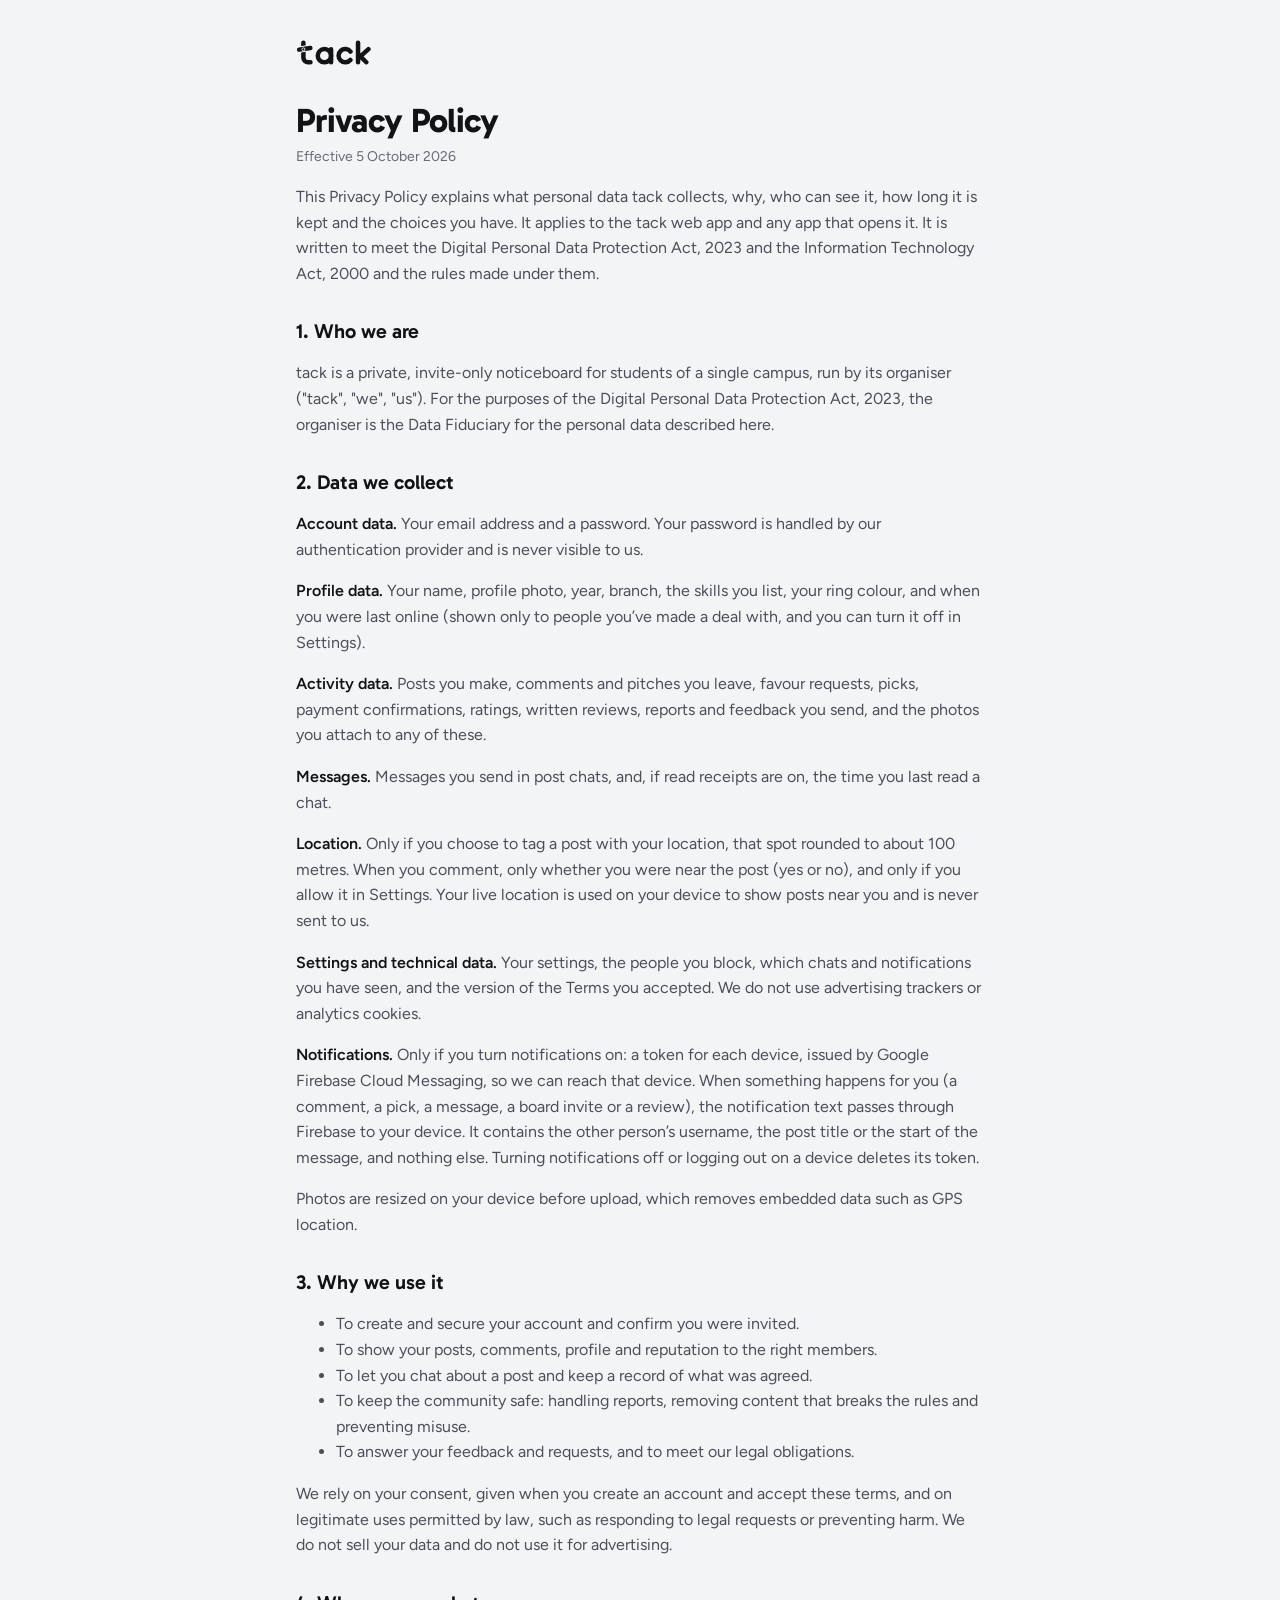
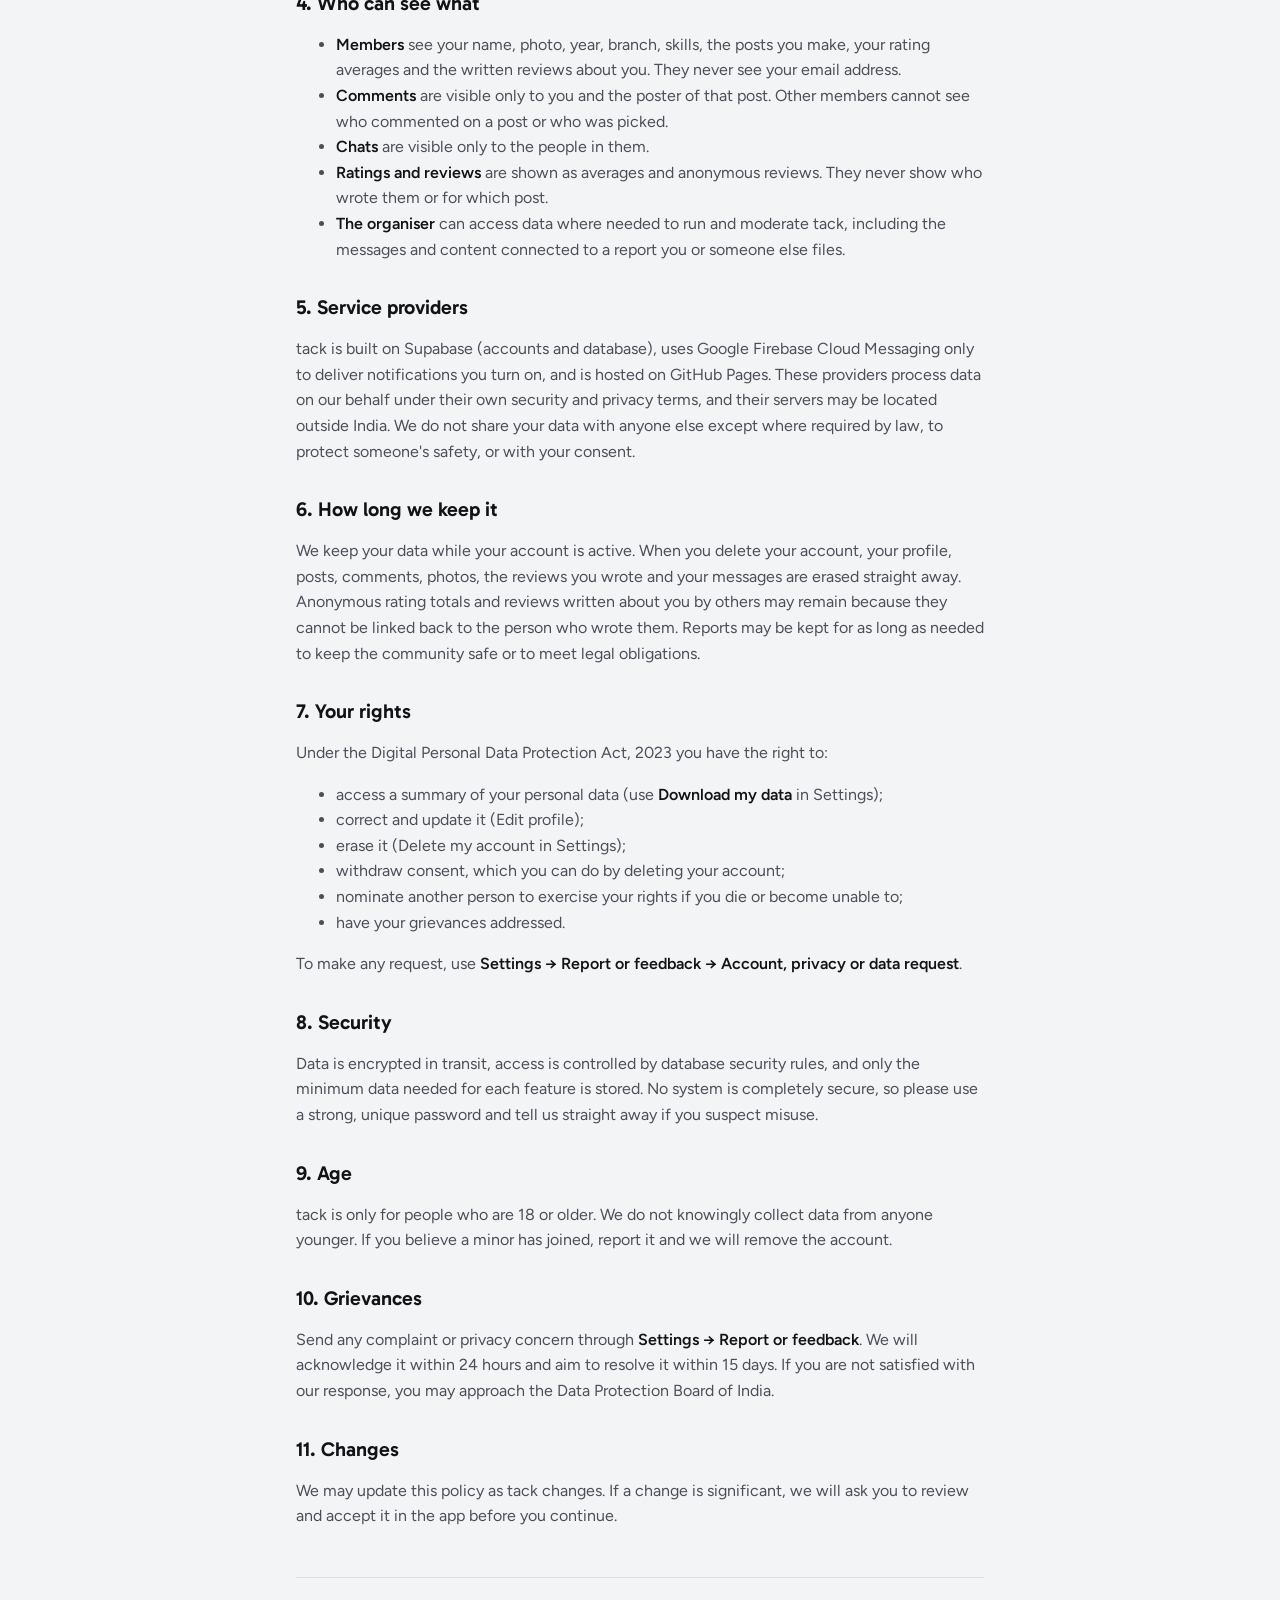
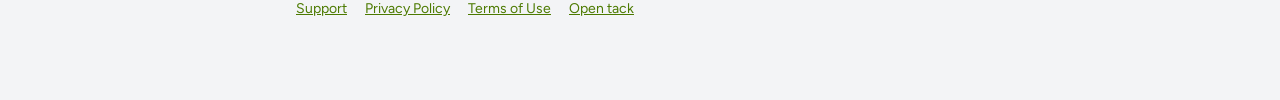
<file: privacy.html>
<!doctype html>
<html lang="en">
<head>
<meta charset="utf-8">
<meta name="viewport" content="width=device-width,initial-scale=1">
<title>Privacy Policy · tack</title>
<link rel="icon" type="image/png" href="favicon.png?v=202610191814">
<link rel="preconnect" href="https://fonts.googleapis.com"><link rel="preconnect" href="https://fonts.gstatic.com" crossorigin>
<link href="https://fonts.googleapis.com/css2?family=Figtree:wght@400;500;600&family=Gabarito:wght@600;700&display=swap" rel="stylesheet">
<style>
:root{--bg:#060608;--fg:#ECEDEF;--fg2:#AEB1BA;--muted:#8F939D;--line:rgba(255,255,255,.08);--accent:#D4F57A}
@media (prefers-color-scheme:light){:root{--bg:#F3F4F6;--fg:#121317;--fg2:#4B4F58;--muted:#666B75;--line:rgba(18,19,23,.09);--accent:#4C7A00}}
*{box-sizing:border-box}
body{margin:0;background:var(--bg);color:var(--fg);font:400 16px/1.6 Figtree,system-ui,sans-serif;-webkit-font-smoothing:antialiased}
main{max-width:720px;margin:0 auto;padding:40px 16px 80px}
.mark{display:inline-block;width:76px;height:25px;overflow:hidden;white-space:nowrap;color:transparent;text-decoration:none;background:var(--fg);-webkit-mask:no-repeat center/contain url("data:image/svg+xml,%3Csvg xmlns='http://www.w3.org/2000/svg' viewBox='77 318 226 74'%3E%3Cdefs%3E%3Cmask id='g' maskUnits='userSpaceOnUse' x='77' y='318' width='226' height='74'%3E%3Crect x='77' y='318' width='226' height='74' fill='%23fff'/%3E%3Crect x='76.7' y='334.6' width='52.6' height='18.8' rx='9.4' transform='rotate(-8.5 103 344)'/%3E%3C/mask%3E%3Cmask id='h' maskUnits='userSpaceOnUse' x='77' y='318' width='226' height='74'%3E%3Crect x='77' y='318' width='226' height='74' fill='%23fff'/%3E%3Ccircle cx='99' cy='345' r='4.5' fill='none' stroke='%23000' stroke-width='2.5'/%3E%3C/mask%3E%3C/defs%3E%3Cg fill='none' stroke='%23fff' stroke-width='13.4' stroke-linecap='round' stroke-linejoin='round'%3E%3Cpath d='M99 325.7V370.3a14 14 0 0 0 14 14h7' mask='url(%23g)'/%3E%3Ccircle cx='161.5' cy='364.5' r='19.8'/%3E%3Cpath d='M181.3 345.7V384.3M239.1 352.31A19.8 19.8 0 1 0 238.67 377.23M261.5 325.7V384.3M292.5 345L268.5 366.5L286 384'/%3E%3C/g%3E%3Crect x='79.5' y='337.4' width='47' height='13.2' rx='6.6' fill='%23fff' transform='rotate(-8.5 103 344)' mask='url(%23h)'/%3E%3C/svg%3E");mask:no-repeat center/contain url("data:image/svg+xml,%3Csvg xmlns='http://www.w3.org/2000/svg' viewBox='77 318 226 74'%3E%3Cdefs%3E%3Cmask id='g' maskUnits='userSpaceOnUse' x='77' y='318' width='226' height='74'%3E%3Crect x='77' y='318' width='226' height='74' fill='%23fff'/%3E%3Crect x='76.7' y='334.6' width='52.6' height='18.8' rx='9.4' transform='rotate(-8.5 103 344)'/%3E%3C/mask%3E%3Cmask id='h' maskUnits='userSpaceOnUse' x='77' y='318' width='226' height='74'%3E%3Crect x='77' y='318' width='226' height='74' fill='%23fff'/%3E%3Ccircle cx='99' cy='345' r='4.5' fill='none' stroke='%23000' stroke-width='2.5'/%3E%3C/mask%3E%3C/defs%3E%3Cg fill='none' stroke='%23fff' stroke-width='13.4' stroke-linecap='round' stroke-linejoin='round'%3E%3Cpath d='M99 325.7V370.3a14 14 0 0 0 14 14h7' mask='url(%23g)'/%3E%3Ccircle cx='161.5' cy='364.5' r='19.8'/%3E%3Cpath d='M181.3 345.7V384.3M239.1 352.31A19.8 19.8 0 1 0 238.67 377.23M261.5 325.7V384.3M292.5 345L268.5 366.5L286 384'/%3E%3C/g%3E%3Crect x='79.5' y='337.4' width='47' height='13.2' rx='6.6' fill='%23fff' transform='rotate(-8.5 103 344)' mask='url(%23h)'/%3E%3C/svg%3E")}
h1{font:700 34px/1.15 Gabarito,system-ui,sans-serif;letter-spacing:-.02em;margin:28px 0 6px}
h2{font:600 20px/1.3 Gabarito,system-ui,sans-serif;margin:32px 0 8px}
p,li{color:var(--fg2)}
b{color:var(--fg);font-weight:600}
a{color:var(--accent)}
.meta{color:var(--muted);font-size:14px;margin:0}
nav{display:flex;gap:18px;flex-wrap:wrap;margin-top:48px;padding-top:20px;border-top:1px solid var(--line);font-size:14px}
</style>
</head>
<body>
<main>
<a class="mark" href="./">tack</a>
<h1>Privacy Policy</h1>
<p class="meta" id="eff"></p>
<div id="doc"></div>
<nav><a href="support.html">Support</a><a href="privacy.html">Privacy Policy</a><a href="terms.html">Terms of Use</a><a href="./">Open tack</a></nav>
</main>
<script type="module">
import {EFFECTIVE,PRIVACY} from './legal.js';
document.getElementById('eff').textContent='Effective '+EFFECTIVE;
document.getElementById('doc').innerHTML=PRIVACY;
</script>
</body>
</html>
</file>
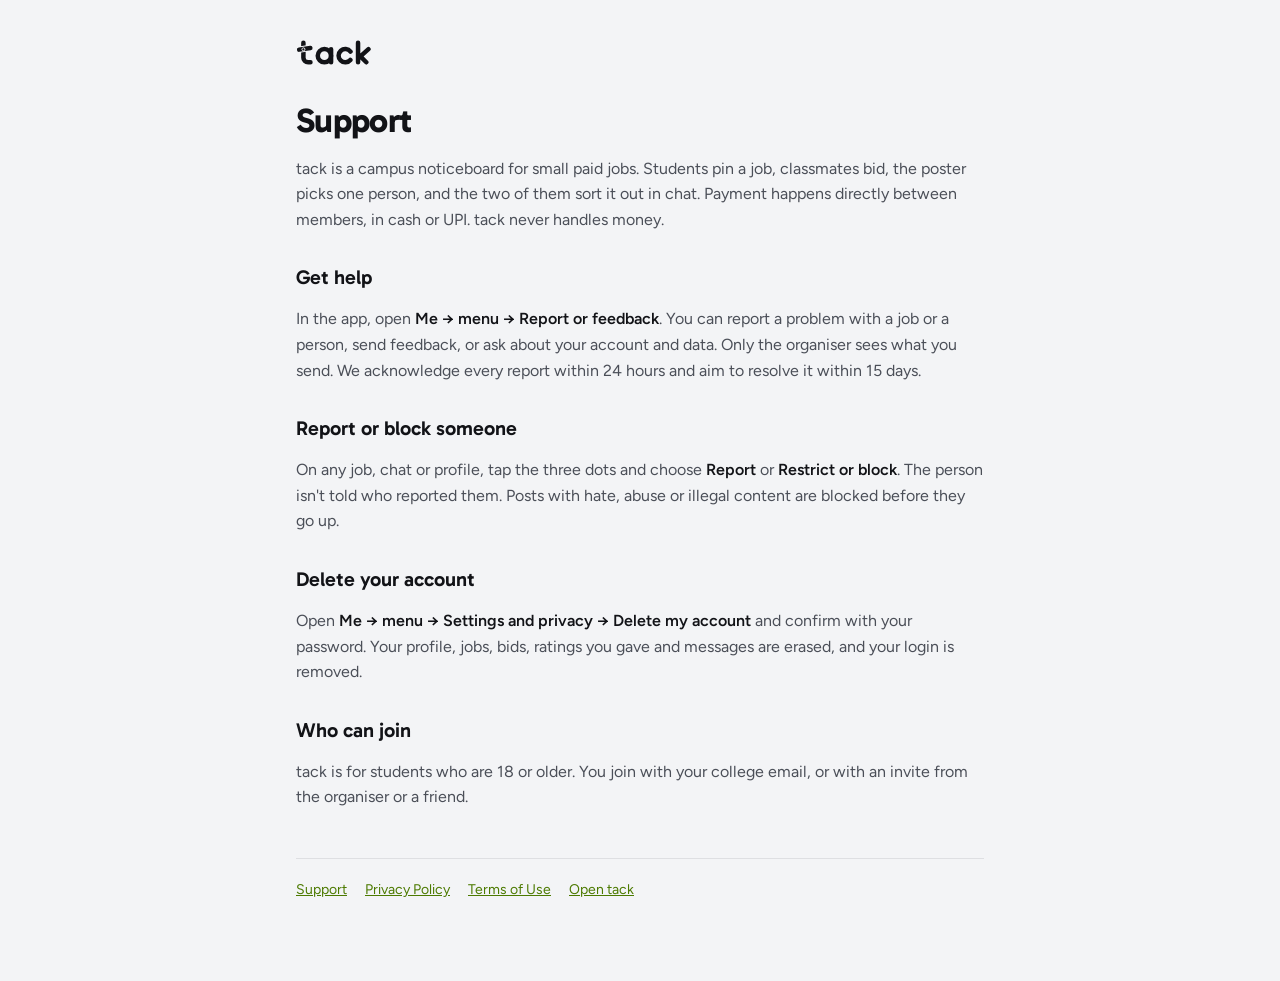
<file: support.html>
<!doctype html>
<html lang="en">
<head>
<meta charset="utf-8">
<meta name="viewport" content="width=device-width,initial-scale=1">
<title>Support · tack</title>
<link rel="icon" type="image/png" href="favicon.png?v=202610191814">
<link rel="preconnect" href="https://fonts.googleapis.com"><link rel="preconnect" href="https://fonts.gstatic.com" crossorigin>
<link href="https://fonts.googleapis.com/css2?family=Figtree:wght@400;500;600&family=Gabarito:wght@600;700&display=swap" rel="stylesheet">
<style>
:root{--bg:#060608;--fg:#ECEDEF;--fg2:#AEB1BA;--muted:#8F939D;--line:rgba(255,255,255,.08);--accent:#D4F57A}
@media (prefers-color-scheme:light){:root{--bg:#F3F4F6;--fg:#121317;--fg2:#4B4F58;--muted:#666B75;--line:rgba(18,19,23,.09);--accent:#4C7A00}}
*{box-sizing:border-box}
body{margin:0;background:var(--bg);color:var(--fg);font:400 16px/1.6 Figtree,system-ui,sans-serif;-webkit-font-smoothing:antialiased}
main{max-width:720px;margin:0 auto;padding:40px 16px 80px}
.mark{display:inline-block;width:76px;height:25px;overflow:hidden;white-space:nowrap;color:transparent;text-decoration:none;background:var(--fg);-webkit-mask:no-repeat center/contain url("data:image/svg+xml,%3Csvg xmlns='http://www.w3.org/2000/svg' viewBox='77 318 226 74'%3E%3Cdefs%3E%3Cmask id='g' maskUnits='userSpaceOnUse' x='77' y='318' width='226' height='74'%3E%3Crect x='77' y='318' width='226' height='74' fill='%23fff'/%3E%3Crect x='76.7' y='334.6' width='52.6' height='18.8' rx='9.4' transform='rotate(-8.5 103 344)'/%3E%3C/mask%3E%3Cmask id='h' maskUnits='userSpaceOnUse' x='77' y='318' width='226' height='74'%3E%3Crect x='77' y='318' width='226' height='74' fill='%23fff'/%3E%3Ccircle cx='99' cy='345' r='4.5' fill='none' stroke='%23000' stroke-width='2.5'/%3E%3C/mask%3E%3C/defs%3E%3Cg fill='none' stroke='%23fff' stroke-width='13.4' stroke-linecap='round' stroke-linejoin='round'%3E%3Cpath d='M99 325.7V370.3a14 14 0 0 0 14 14h7' mask='url(%23g)'/%3E%3Ccircle cx='161.5' cy='364.5' r='19.8'/%3E%3Cpath d='M181.3 345.7V384.3M239.1 352.31A19.8 19.8 0 1 0 238.67 377.23M261.5 325.7V384.3M292.5 345L268.5 366.5L286 384'/%3E%3C/g%3E%3Crect x='79.5' y='337.4' width='47' height='13.2' rx='6.6' fill='%23fff' transform='rotate(-8.5 103 344)' mask='url(%23h)'/%3E%3C/svg%3E");mask:no-repeat center/contain url("data:image/svg+xml,%3Csvg xmlns='http://www.w3.org/2000/svg' viewBox='77 318 226 74'%3E%3Cdefs%3E%3Cmask id='g' maskUnits='userSpaceOnUse' x='77' y='318' width='226' height='74'%3E%3Crect x='77' y='318' width='226' height='74' fill='%23fff'/%3E%3Crect x='76.7' y='334.6' width='52.6' height='18.8' rx='9.4' transform='rotate(-8.5 103 344)'/%3E%3C/mask%3E%3Cmask id='h' maskUnits='userSpaceOnUse' x='77' y='318' width='226' height='74'%3E%3Crect x='77' y='318' width='226' height='74' fill='%23fff'/%3E%3Ccircle cx='99' cy='345' r='4.5' fill='none' stroke='%23000' stroke-width='2.5'/%3E%3C/mask%3E%3C/defs%3E%3Cg fill='none' stroke='%23fff' stroke-width='13.4' stroke-linecap='round' stroke-linejoin='round'%3E%3Cpath d='M99 325.7V370.3a14 14 0 0 0 14 14h7' mask='url(%23g)'/%3E%3Ccircle cx='161.5' cy='364.5' r='19.8'/%3E%3Cpath d='M181.3 345.7V384.3M239.1 352.31A19.8 19.8 0 1 0 238.67 377.23M261.5 325.7V384.3M292.5 345L268.5 366.5L286 384'/%3E%3C/g%3E%3Crect x='79.5' y='337.4' width='47' height='13.2' rx='6.6' fill='%23fff' transform='rotate(-8.5 103 344)' mask='url(%23h)'/%3E%3C/svg%3E")}
h1{font:700 34px/1.15 Gabarito,system-ui,sans-serif;letter-spacing:-.02em;margin:28px 0 6px}
h2{font:600 20px/1.3 Gabarito,system-ui,sans-serif;margin:32px 0 8px}
p,li{color:var(--fg2)}
b{color:var(--fg);font-weight:600}
a{color:var(--accent)}
.meta{color:var(--muted);font-size:14px;margin:0}
nav{display:flex;gap:18px;flex-wrap:wrap;margin-top:48px;padding-top:20px;border-top:1px solid var(--line);font-size:14px}
</style>
</head>
<body>
<main>
<a class="mark" href="./">tack</a>
<h1>Support</h1>
<p>tack is a campus noticeboard for small paid jobs. Students pin a job, classmates bid, the poster picks one person, and the two of them sort it out in chat. Payment happens directly between members, in cash or UPI. tack never handles money.</p>

<h2>Get help</h2>
<p>In the app, open <b>Me → menu → Report or feedback</b>. You can report a problem with a job or a person, send feedback, or ask about your account and data. Only the organiser sees what you send. We acknowledge every report within 24 hours and aim to resolve it within 15 days.</p>
<p id="mail" hidden>You can also email us at <a id="mailto"></a>.</p>

<h2>Report or block someone</h2>
<p>On any job, chat or profile, tap the three dots and choose <b>Report</b> or <b>Restrict or block</b>. The person isn't told who reported them. Posts with hate, abuse or illegal content are blocked before they go up.</p>

<h2>Delete your account</h2>
<p>Open <b>Me → menu → Settings and privacy → Delete my account</b> and confirm with your password. Your profile, jobs, bids, ratings you gave and messages are erased, and your login is removed.</p>

<h2>Who can join</h2>
<p>tack is for students who are 18 or older. You join with your college email, or with an invite from the organiser or a friend.</p>
<nav><a href="support.html">Support</a><a href="privacy.html">Privacy Policy</a><a href="terms.html">Terms of Use</a><a href="./">Open tack</a></nav>
</main>
<script>
const SUPPORT_EMAIL='';
if(SUPPORT_EMAIL){const a=document.getElementById('mailto');a.href='mailto:'+SUPPORT_EMAIL;a.textContent=SUPPORT_EMAIL;document.getElementById('mail').hidden=false}
</script>
</body>
</html>
</file>
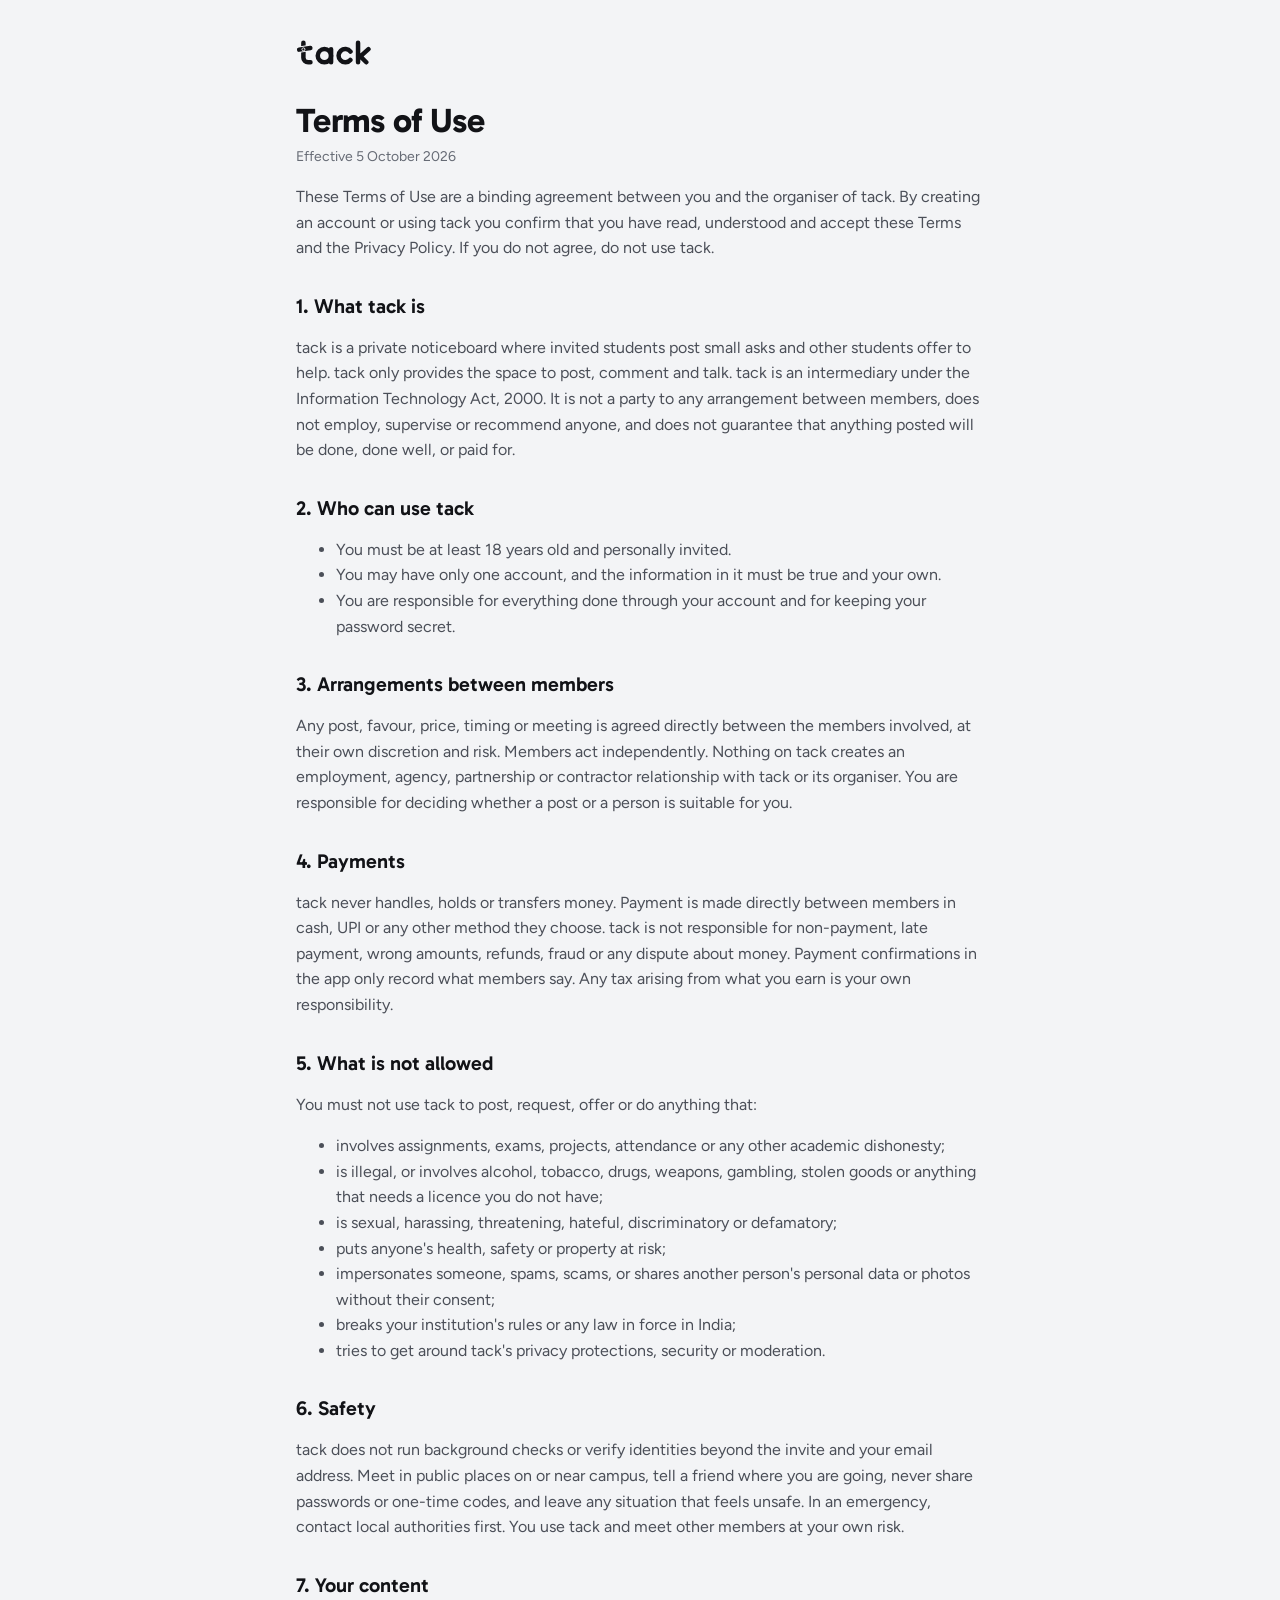
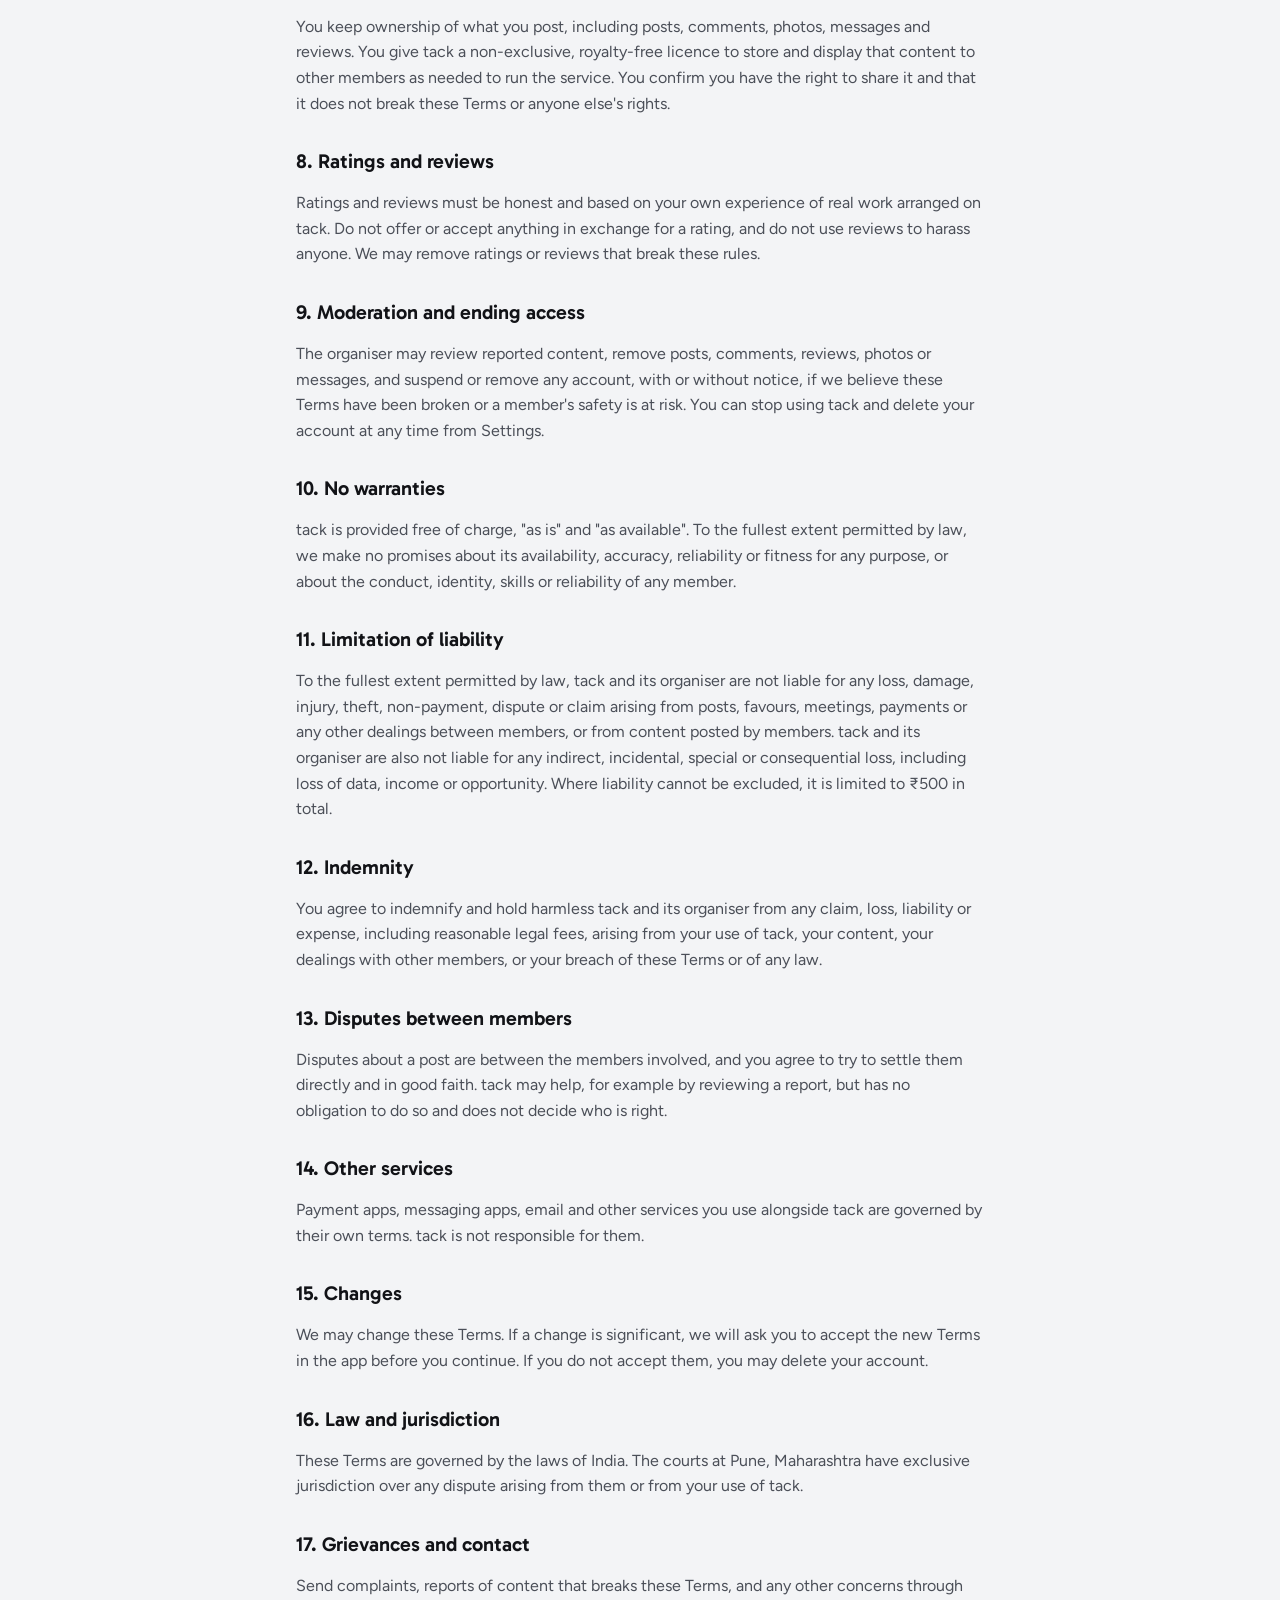
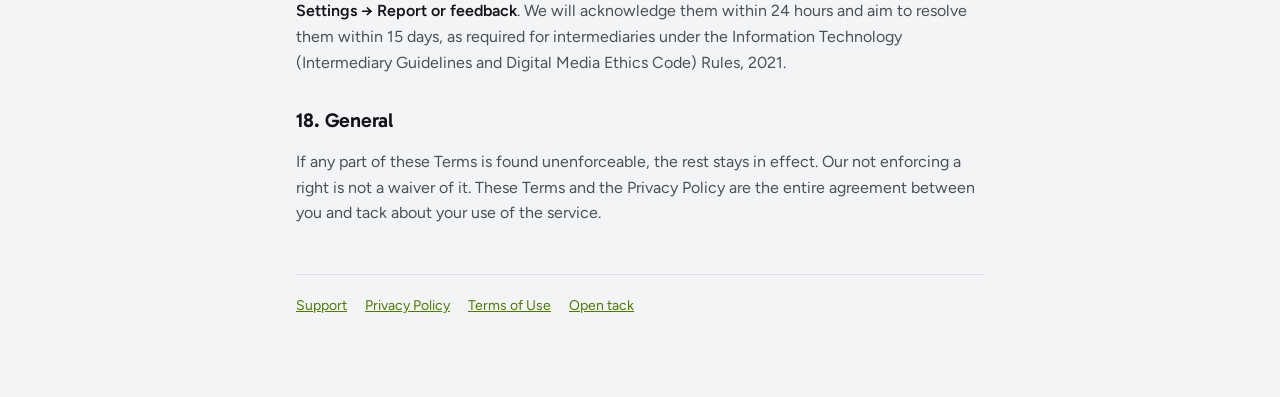
<file: terms.html>
<!doctype html>
<html lang="en">
<head>
<meta charset="utf-8">
<meta name="viewport" content="width=device-width,initial-scale=1">
<title>Terms of Use · tack</title>
<link rel="icon" type="image/png" href="favicon.png?v=202610191814">
<link rel="preconnect" href="https://fonts.googleapis.com"><link rel="preconnect" href="https://fonts.gstatic.com" crossorigin>
<link href="https://fonts.googleapis.com/css2?family=Figtree:wght@400;500;600&family=Gabarito:wght@600;700&display=swap" rel="stylesheet">
<style>
:root{--bg:#060608;--fg:#ECEDEF;--fg2:#AEB1BA;--muted:#8F939D;--line:rgba(255,255,255,.08);--accent:#D4F57A}
@media (prefers-color-scheme:light){:root{--bg:#F3F4F6;--fg:#121317;--fg2:#4B4F58;--muted:#666B75;--line:rgba(18,19,23,.09);--accent:#4C7A00}}
*{box-sizing:border-box}
body{margin:0;background:var(--bg);color:var(--fg);font:400 16px/1.6 Figtree,system-ui,sans-serif;-webkit-font-smoothing:antialiased}
main{max-width:720px;margin:0 auto;padding:40px 16px 80px}
.mark{display:inline-block;width:76px;height:25px;overflow:hidden;white-space:nowrap;color:transparent;text-decoration:none;background:var(--fg);-webkit-mask:no-repeat center/contain url("data:image/svg+xml,%3Csvg xmlns='http://www.w3.org/2000/svg' viewBox='77 318 226 74'%3E%3Cdefs%3E%3Cmask id='g' maskUnits='userSpaceOnUse' x='77' y='318' width='226' height='74'%3E%3Crect x='77' y='318' width='226' height='74' fill='%23fff'/%3E%3Crect x='76.7' y='334.6' width='52.6' height='18.8' rx='9.4' transform='rotate(-8.5 103 344)'/%3E%3C/mask%3E%3Cmask id='h' maskUnits='userSpaceOnUse' x='77' y='318' width='226' height='74'%3E%3Crect x='77' y='318' width='226' height='74' fill='%23fff'/%3E%3Ccircle cx='99' cy='345' r='4.5' fill='none' stroke='%23000' stroke-width='2.5'/%3E%3C/mask%3E%3C/defs%3E%3Cg fill='none' stroke='%23fff' stroke-width='13.4' stroke-linecap='round' stroke-linejoin='round'%3E%3Cpath d='M99 325.7V370.3a14 14 0 0 0 14 14h7' mask='url(%23g)'/%3E%3Ccircle cx='161.5' cy='364.5' r='19.8'/%3E%3Cpath d='M181.3 345.7V384.3M239.1 352.31A19.8 19.8 0 1 0 238.67 377.23M261.5 325.7V384.3M292.5 345L268.5 366.5L286 384'/%3E%3C/g%3E%3Crect x='79.5' y='337.4' width='47' height='13.2' rx='6.6' fill='%23fff' transform='rotate(-8.5 103 344)' mask='url(%23h)'/%3E%3C/svg%3E");mask:no-repeat center/contain url("data:image/svg+xml,%3Csvg xmlns='http://www.w3.org/2000/svg' viewBox='77 318 226 74'%3E%3Cdefs%3E%3Cmask id='g' maskUnits='userSpaceOnUse' x='77' y='318' width='226' height='74'%3E%3Crect x='77' y='318' width='226' height='74' fill='%23fff'/%3E%3Crect x='76.7' y='334.6' width='52.6' height='18.8' rx='9.4' transform='rotate(-8.5 103 344)'/%3E%3C/mask%3E%3Cmask id='h' maskUnits='userSpaceOnUse' x='77' y='318' width='226' height='74'%3E%3Crect x='77' y='318' width='226' height='74' fill='%23fff'/%3E%3Ccircle cx='99' cy='345' r='4.5' fill='none' stroke='%23000' stroke-width='2.5'/%3E%3C/mask%3E%3C/defs%3E%3Cg fill='none' stroke='%23fff' stroke-width='13.4' stroke-linecap='round' stroke-linejoin='round'%3E%3Cpath d='M99 325.7V370.3a14 14 0 0 0 14 14h7' mask='url(%23g)'/%3E%3Ccircle cx='161.5' cy='364.5' r='19.8'/%3E%3Cpath d='M181.3 345.7V384.3M239.1 352.31A19.8 19.8 0 1 0 238.67 377.23M261.5 325.7V384.3M292.5 345L268.5 366.5L286 384'/%3E%3C/g%3E%3Crect x='79.5' y='337.4' width='47' height='13.2' rx='6.6' fill='%23fff' transform='rotate(-8.5 103 344)' mask='url(%23h)'/%3E%3C/svg%3E")}
h1{font:700 34px/1.15 Gabarito,system-ui,sans-serif;letter-spacing:-.02em;margin:28px 0 6px}
h2{font:600 20px/1.3 Gabarito,system-ui,sans-serif;margin:32px 0 8px}
p,li{color:var(--fg2)}
b{color:var(--fg);font-weight:600}
a{color:var(--accent)}
.meta{color:var(--muted);font-size:14px;margin:0}
nav{display:flex;gap:18px;flex-wrap:wrap;margin-top:48px;padding-top:20px;border-top:1px solid var(--line);font-size:14px}
</style>
</head>
<body>
<main>
<a class="mark" href="./">tack</a>
<h1>Terms of Use</h1>
<p class="meta" id="eff"></p>
<div id="doc"></div>
<nav><a href="support.html">Support</a><a href="privacy.html">Privacy Policy</a><a href="terms.html">Terms of Use</a><a href="./">Open tack</a></nav>
</main>
<script type="module">
import {EFFECTIVE,TERMS} from './legal.js';
document.getElementById('eff').textContent='Effective '+EFFECTIVE;
document.getElementById('doc').innerHTML=TERMS;
</script>
</body>
</html>
</file>
